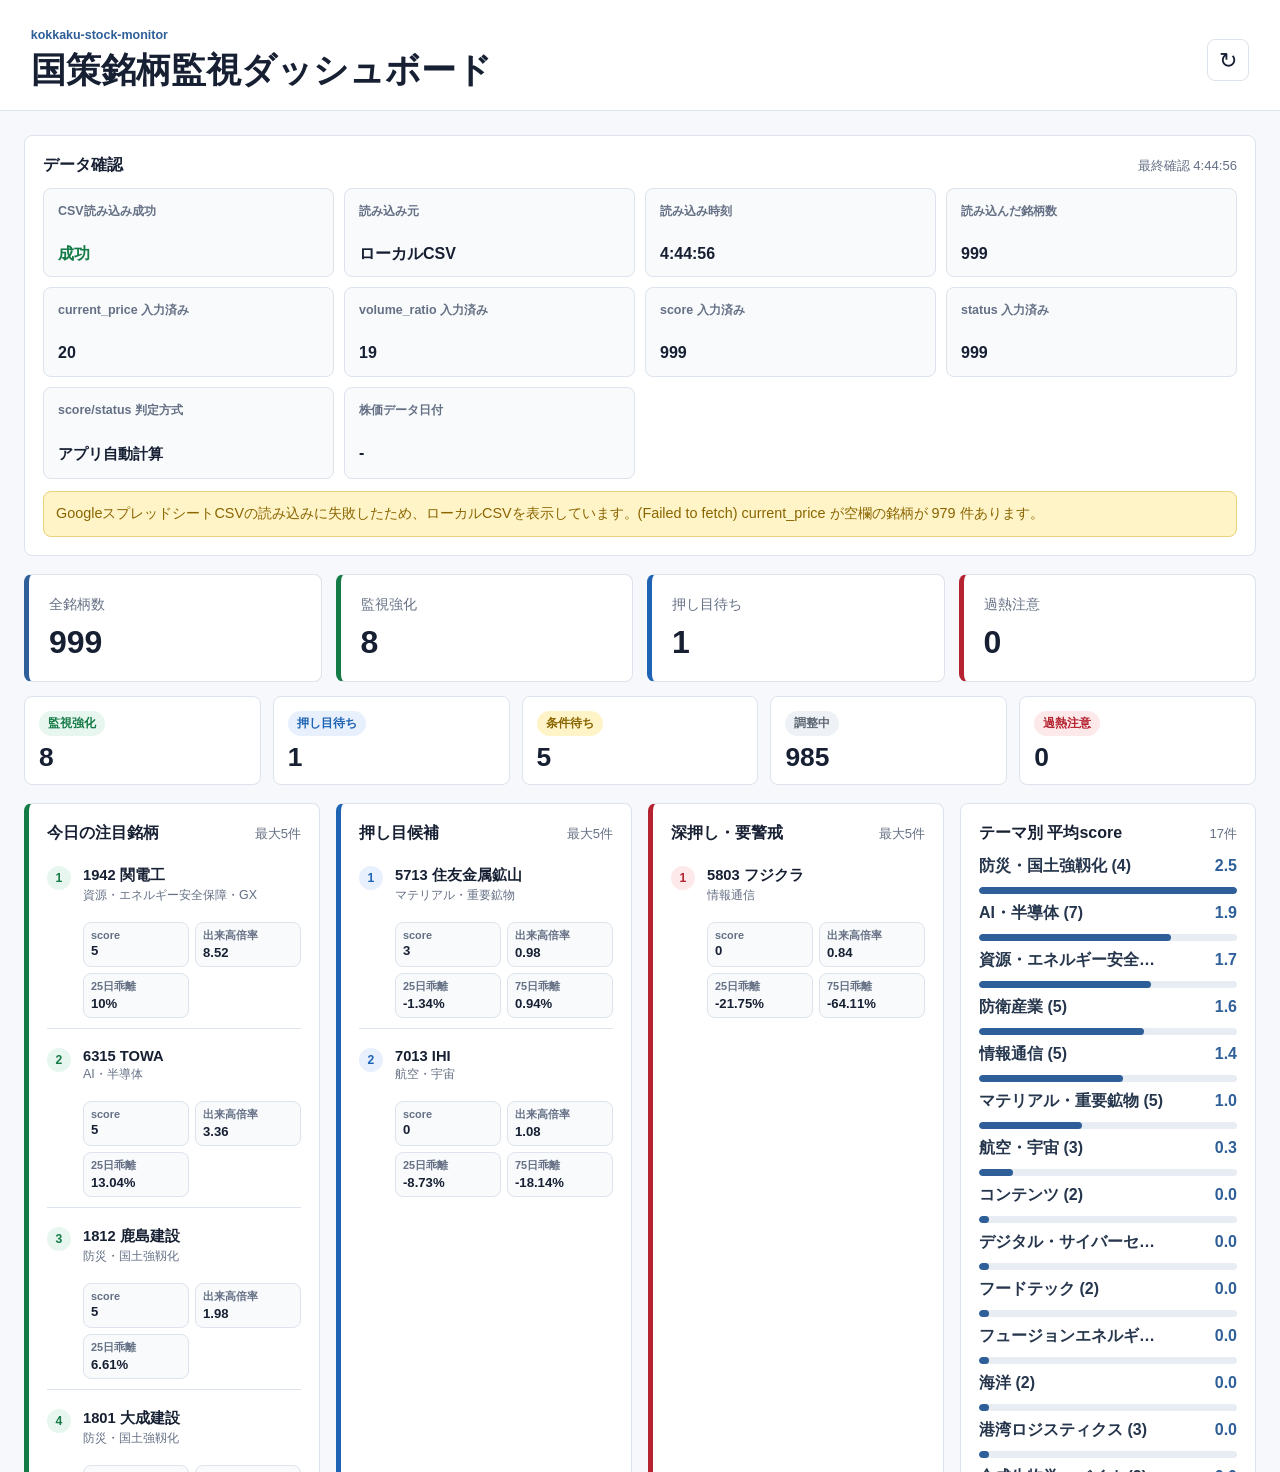
<file: index.html>
<!doctype html>
<html lang="ja">
  <head>
    <meta charset="UTF-8" />
    <meta name="viewport" content="width=device-width, initial-scale=1.0" />
    <meta http-equiv="refresh" content="0; url=./web/" />
    <title>kokkaku-stock-monitor</title>
    <style>
      body {
        display: grid;
        min-height: 100vh;
        place-items: center;
        margin: 0;
        color: #172033;
        background: #f6f8fb;
        font-family: "Segoe UI", "Hiragino Kaku Gothic ProN", "Yu Gothic", Meiryo, sans-serif;
      }

      a {
        color: #2f5f98;
        font-weight: 700;
      }
    </style>
  </head>
  <body>
    <p><a href="./web/">国策銘柄監視ダッシュボードを開く</a></p>
  </body>
</html>
</file>
